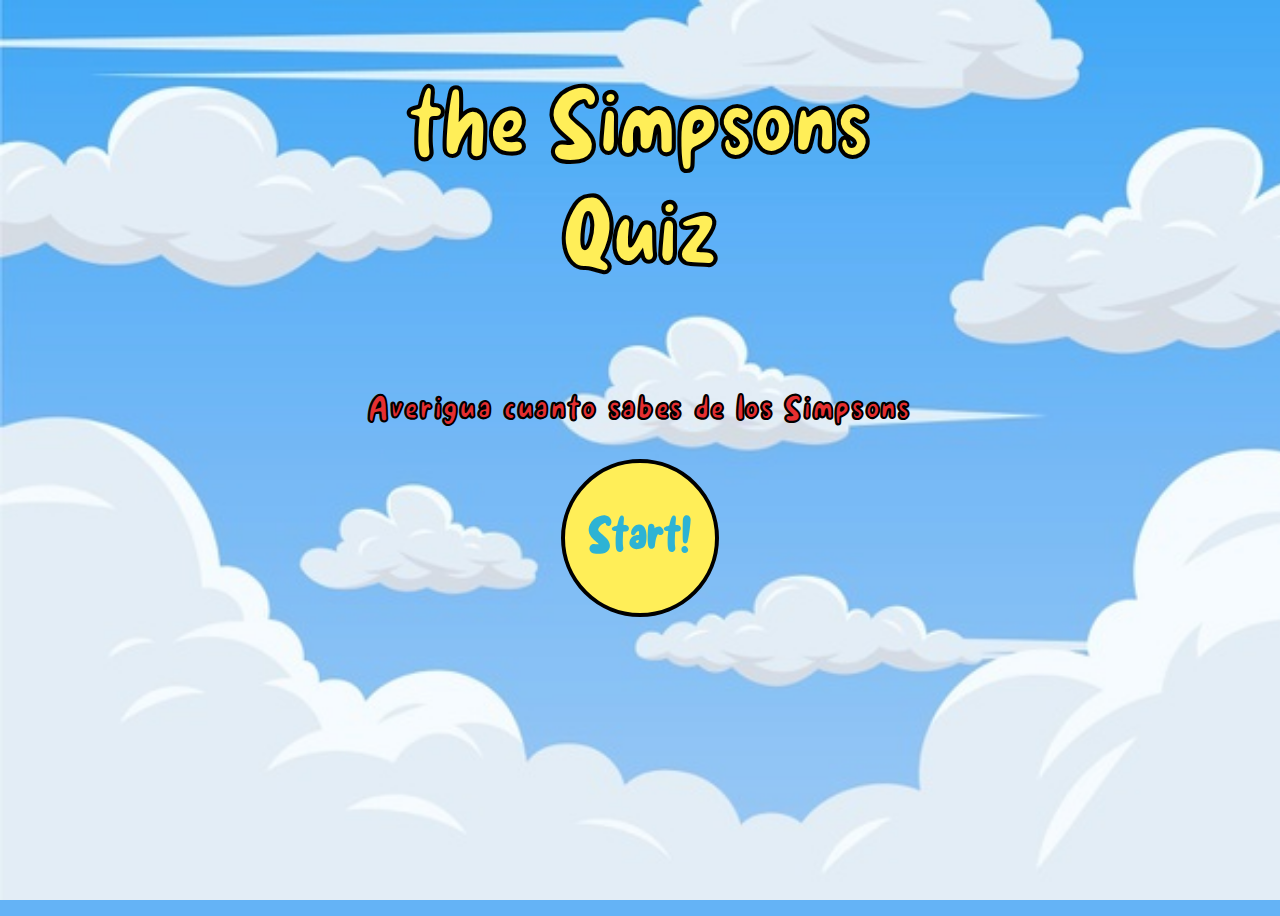
<file: QUIZ/INDEX.HTML>
<!DOCTYPE html>
<html lang="en">
<head>
    <meta charset="UTF-8">
    <meta http-equiv="X-UA-Compatible" content="IE=edge">
    <meta name="viewport" content="width=device-width, initial-scale=1.0">
        <link rel="stylesheet" href="quiz.css">
    <title>The Simpson</title>
</head>
<body>
    <div class="entrada">
        <h1>the Simpsons <br> Quiz</h1>
        <h2> Averigua cuanto sabes de los Simpsons</h2>
        <div class="boton">
            <a href="./quiz.html"> Start!</a>
            <div class="intro"></div>
        </div>
    </div>
</body>
</html>
</file>
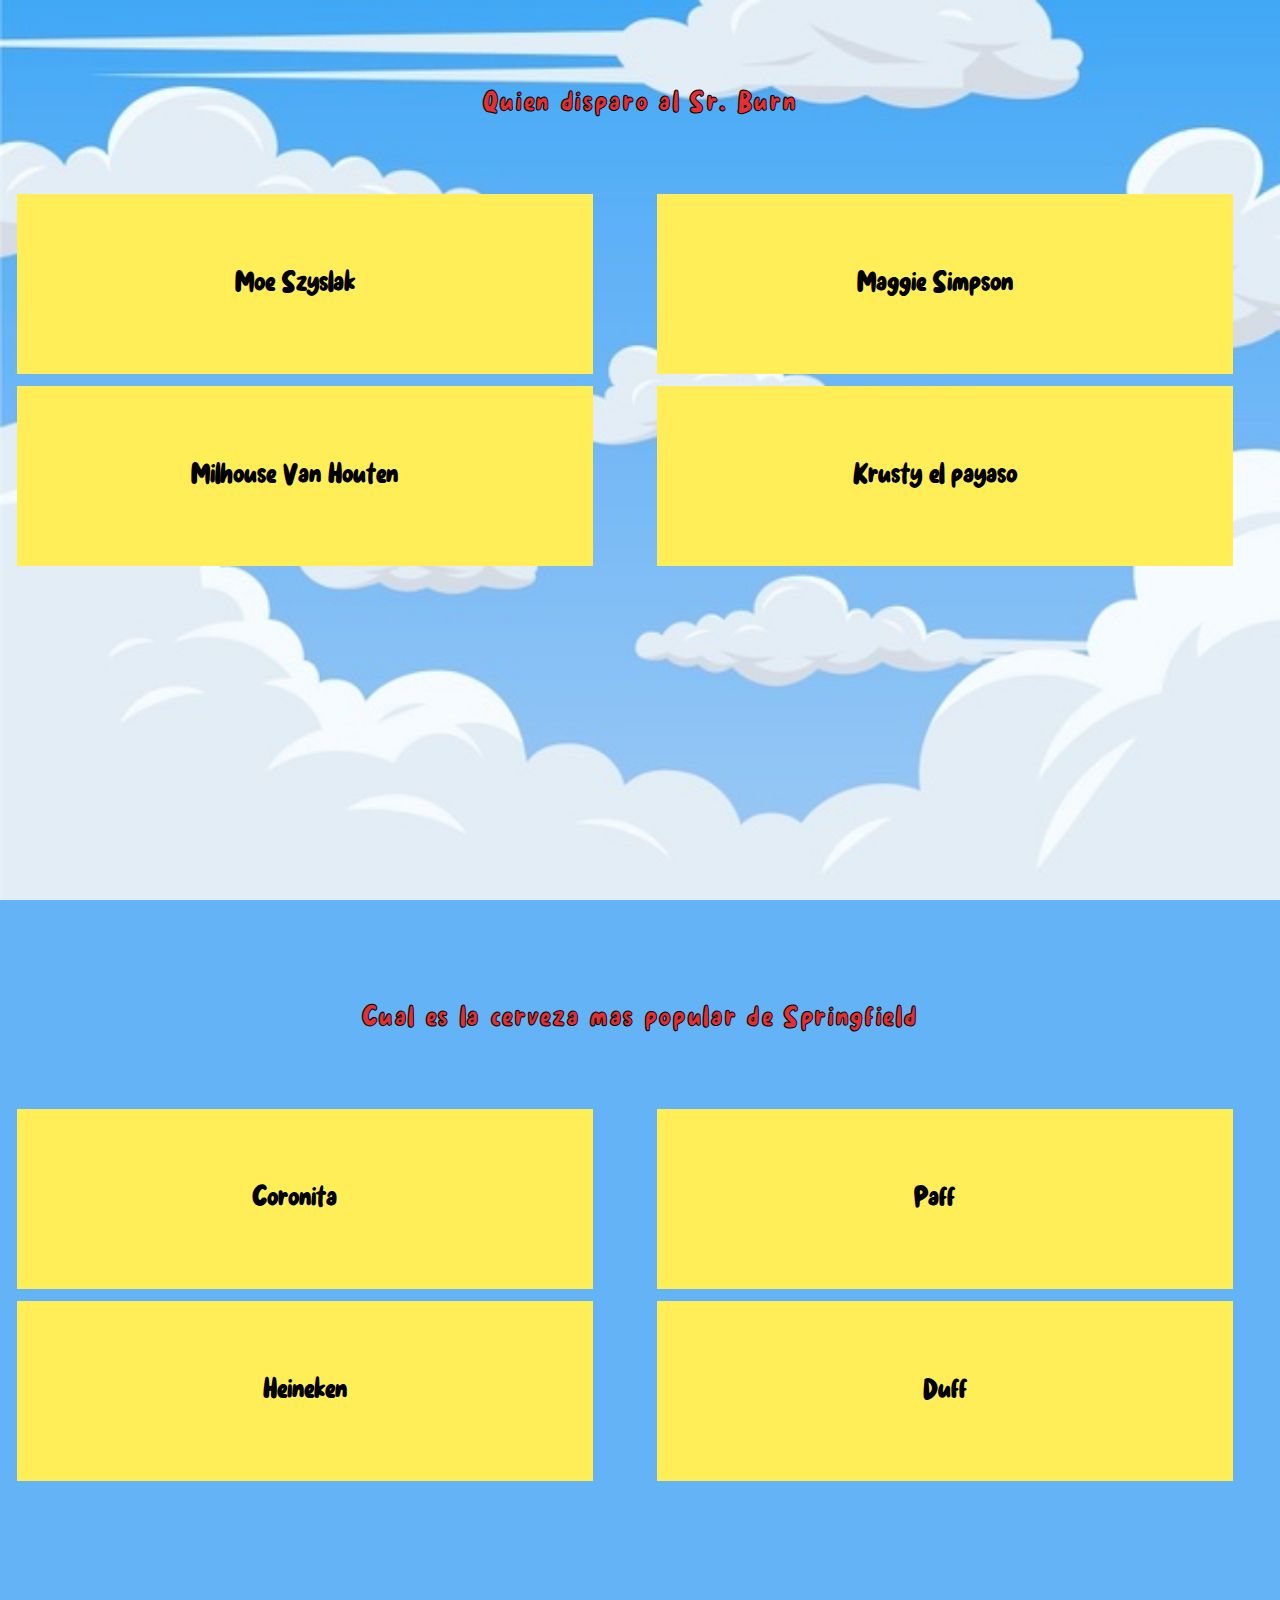
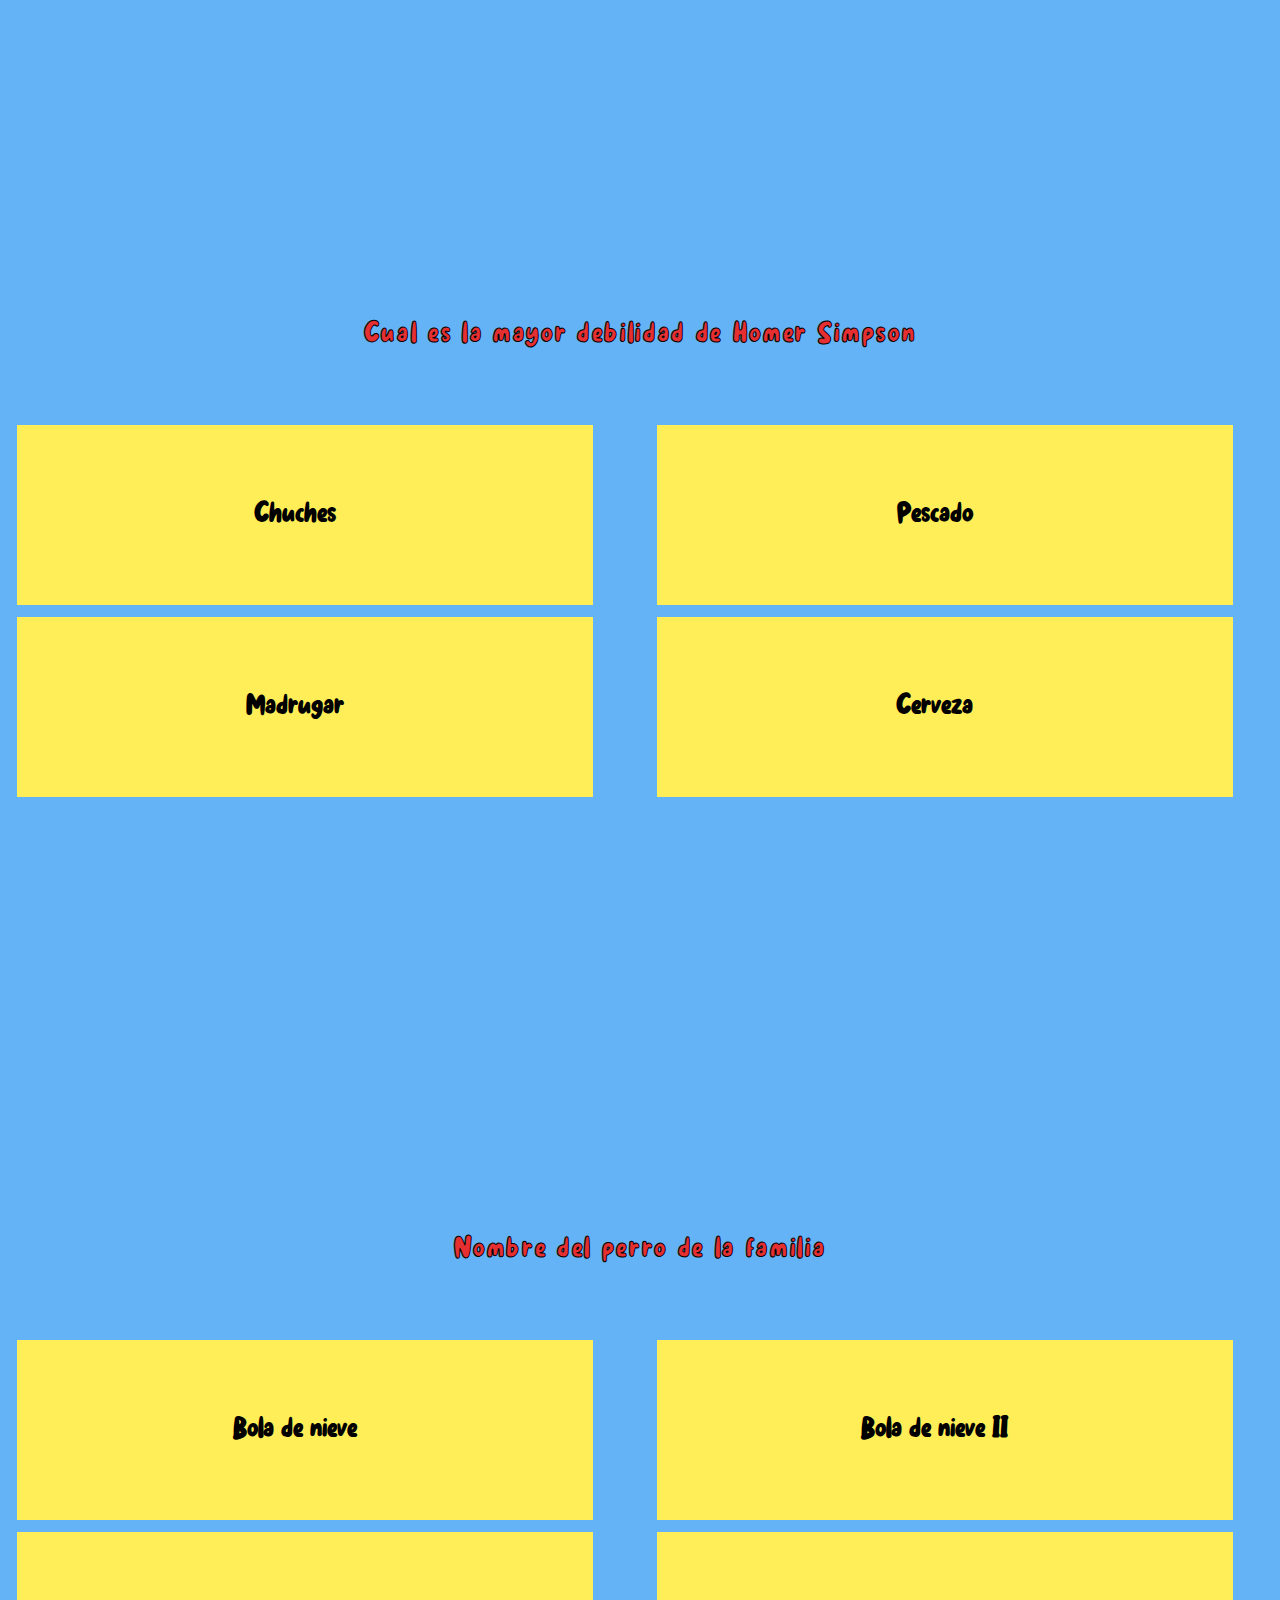
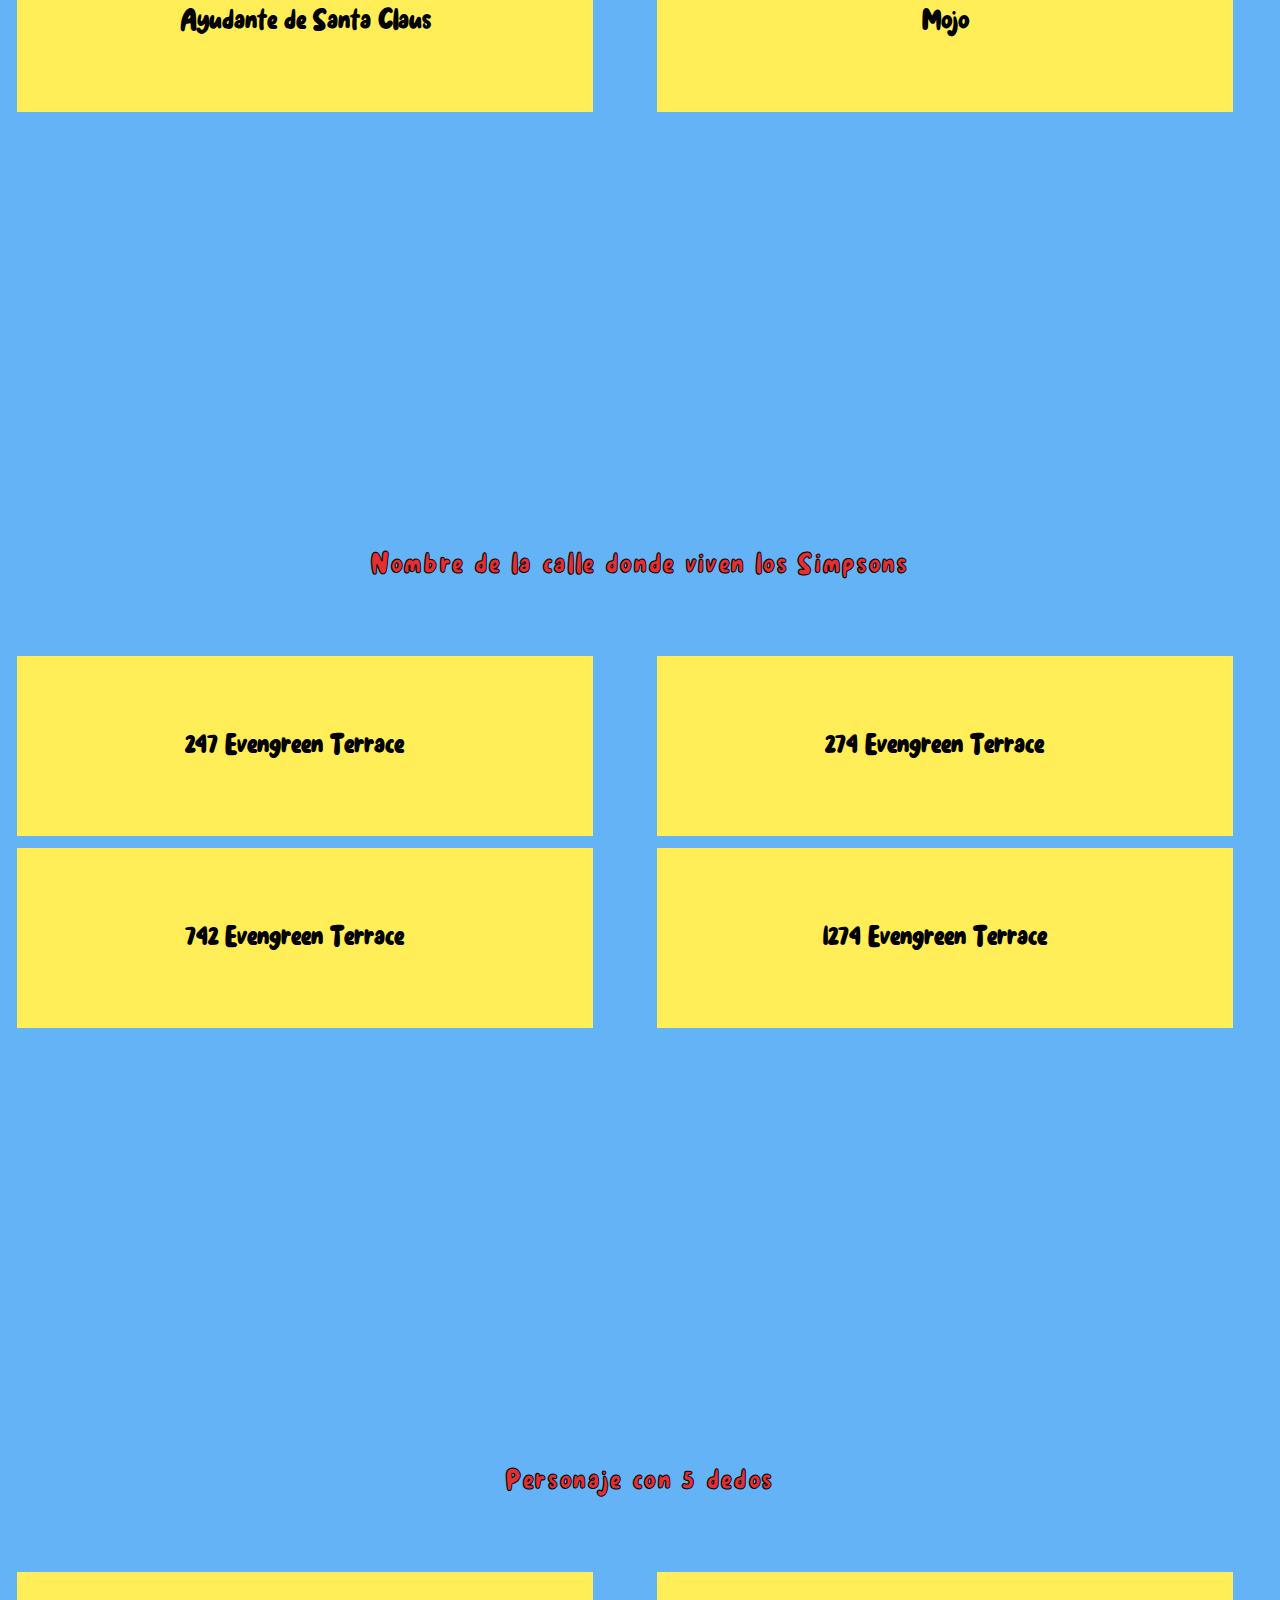
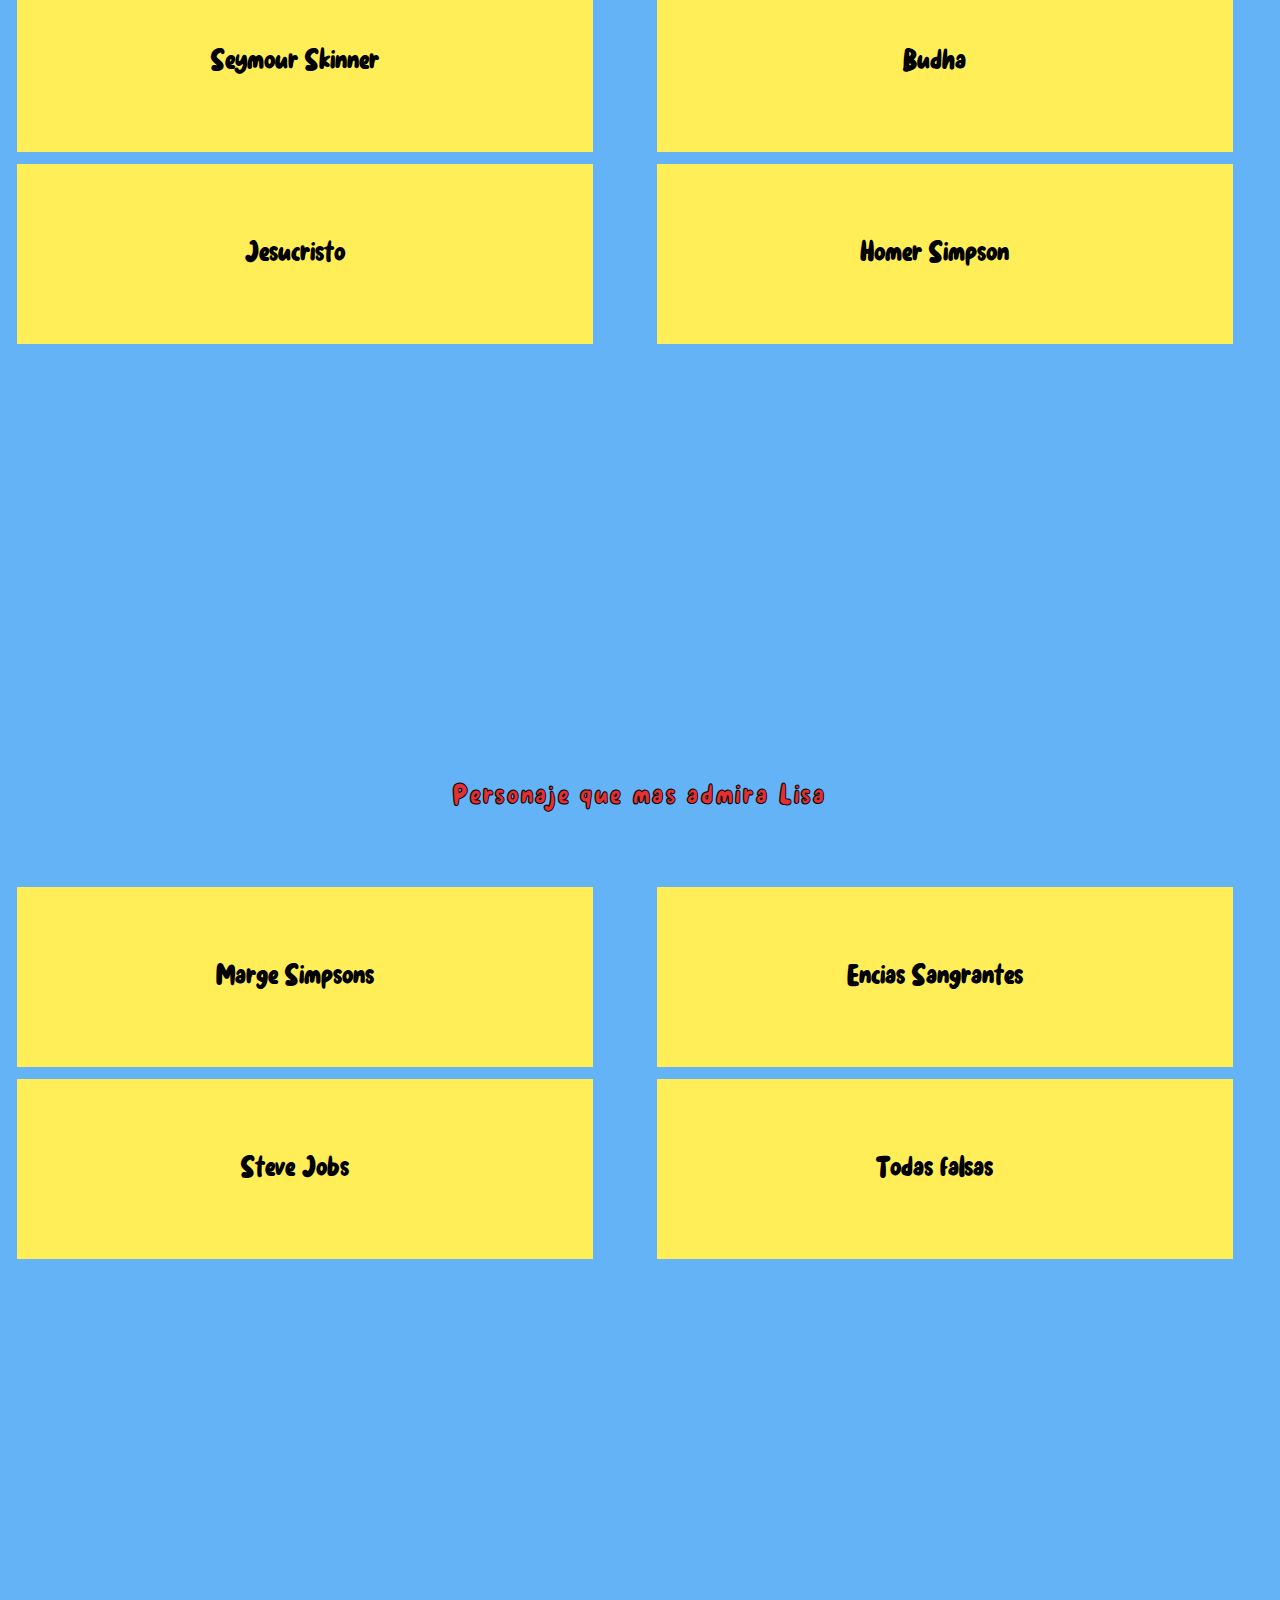
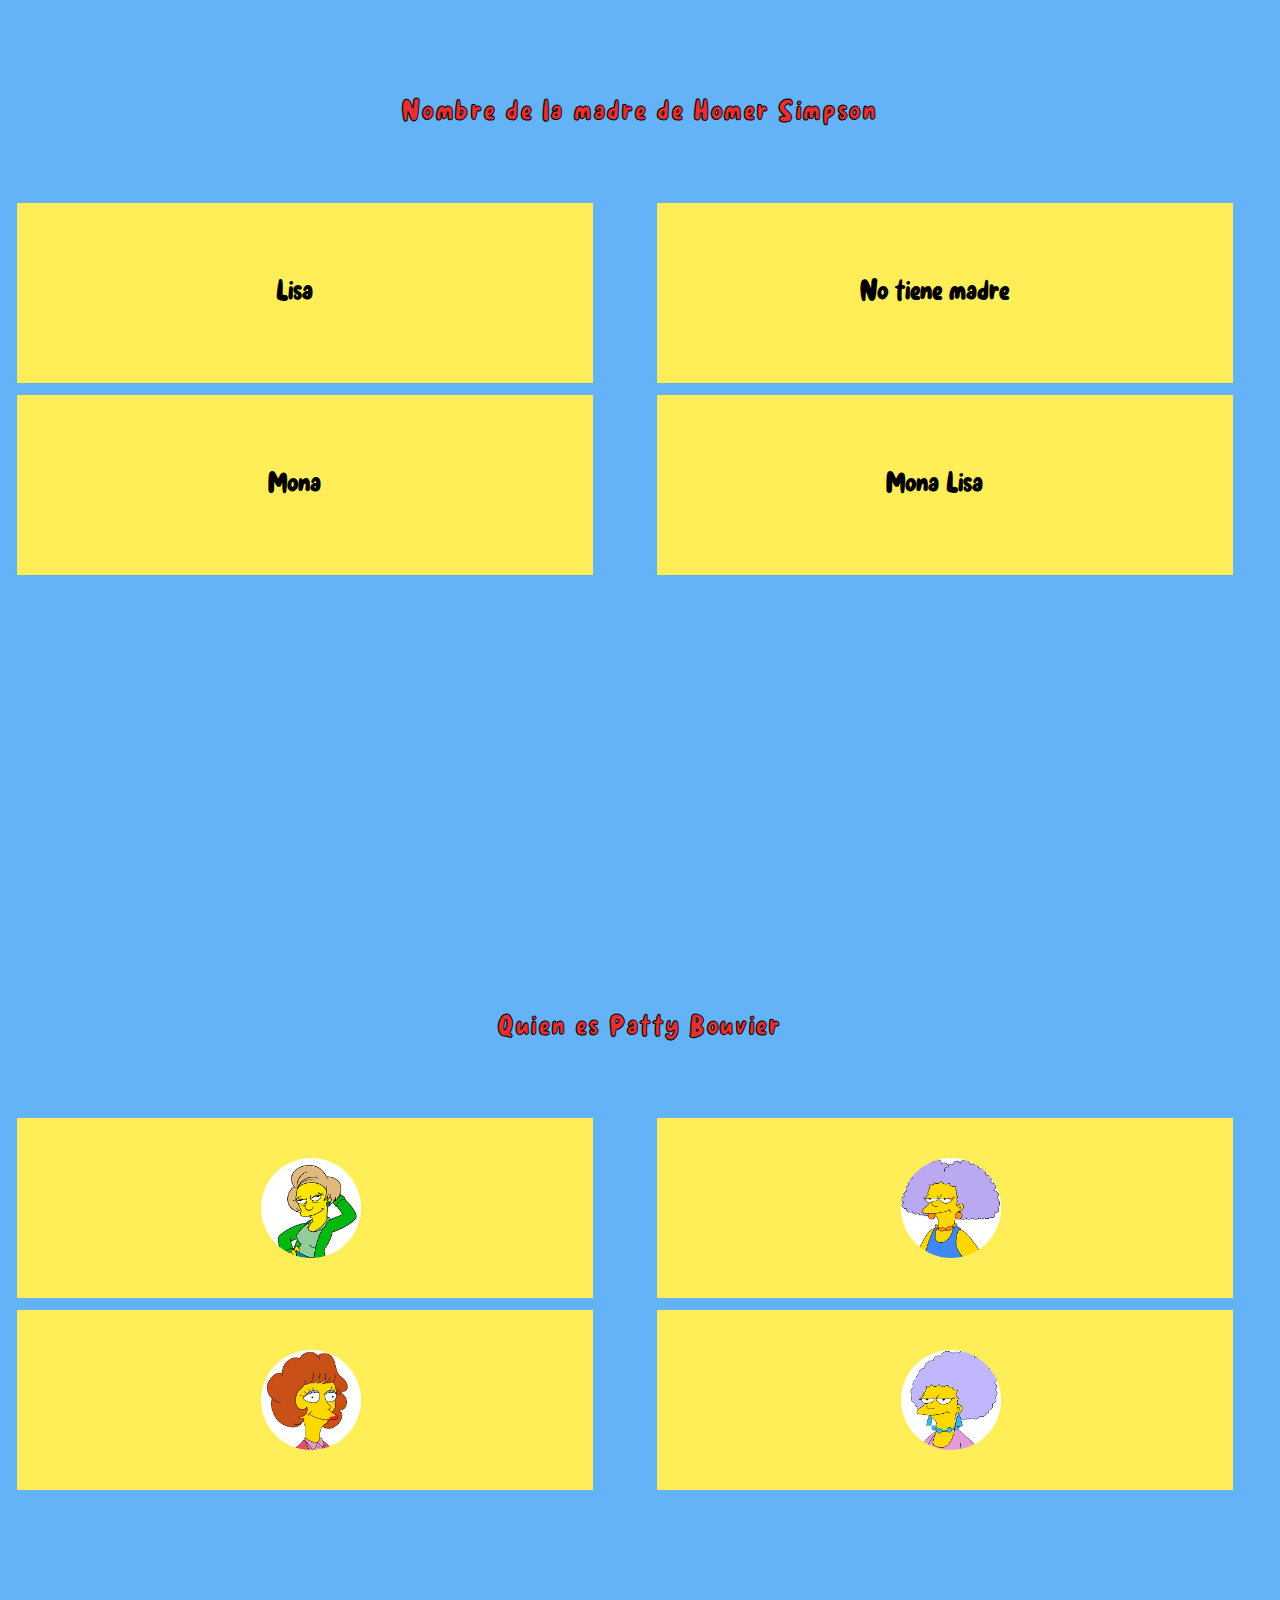
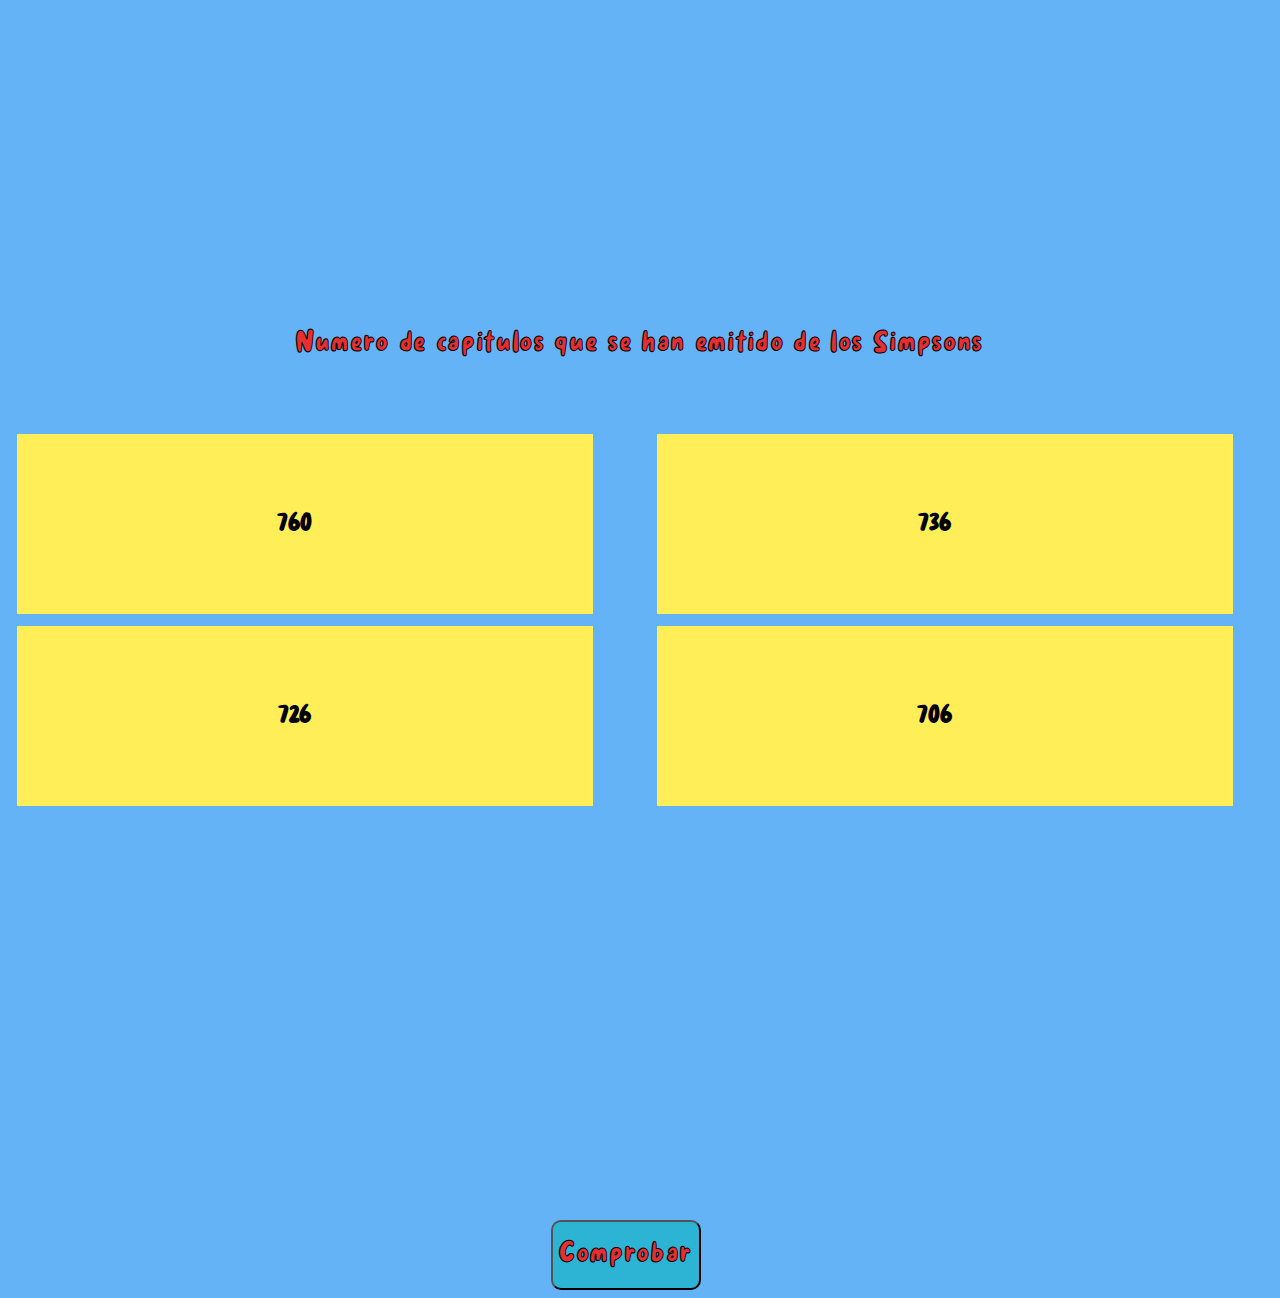
<file: QUIZ/quiz.html>
<!DOCTYPE html>
<html lang="en">

<head>
    <meta charset="UTF-8">
    <meta http-equiv="X-UA-Compatible" content="IE=edge">
    <meta name="viewport" content="width=device-width, initial-scale=1.0">
    <script defer src="script_quiz.js"></script>
    <link rel="stylesheet" href="quiz.css">
    <title>The Simpsons Quiz</title>
</head>

<body>
    <form name="theSimpsons" id="theSimpsons">
        <fieldset name="question1">
            <div class="question">
                <legend>Quien disparo al Sr. Burn</legend>
            </div>
            <div class="container">
                <div class="answer answer1">
                    <label for="moe">Moe Szyslak
                    <input type="radio" name="quest1" id="moe" value="moe">
                    </label>
                </div>

                <div class="answer answer2">
                    <label for="maggie">Maggie Simpson
                    <input type="radio" name="quest1" id="maggie" value="maggie">
                    </label>
                </div>

                <div class="answer answer3">
                    <label for="milhouse">Milhouse Van Houten
                    <input type="radio" name="quest1" id="milhouse" value="milhouse">
                    </label>
                </div>

                <div class="answer answer4">
                    <label for="krusty">Krusty el payaso
                    <input type="radio" name="quest1" id="krusty" value="krusty">
                    </label>
                </div>
            </div>
        </fieldset>


        <fieldset name="question2">
            <div class="question">
                <legend>Cual es la cerveza mas popular de Springfield</legend>
            </div>
            <div class="container">
                <div class="answer answer1">
                    <label for="coronita">Coronita
                    <input type="radio" name="quest2" id="coronita" value="coronita">
                    </label>
                </div>

                <div class="answer answer2">
                    <label for="paff">Paff
                    <input type="radio" name="quest2" id="paff" value="paff">
                    </label>
                </div>

                <div class="answer answer3">
                    <label for="heineken">Heineken</label>
                    <input type="radio" name="quest2" id="heineken" value="heineken">
                    </label>
                </div>

                <div class="answer answer4">
                    <label for="duff">Duff</label>
                    <input type="radio" name="quest2" id="duff" value="duff">
                    </label>
                </div>
            </div>
        </fieldset>

        <fieldset name="question3">
            <div class="question">
                <legend>Cual es la mayor debilidad de Homer Simpson</legend>
            </div>
            <div class="container">
                <div class="answer answer1">
                    <label for="chuches">Chuches
                    <input type="radio" name="quest3" id="chuches" value="chuches">
                    </label>
                </div>

                <div class="answer answer2">
                    <label for="pescado">Pescado
                    <input type="radio" name="quest3" id="pescado" value="pescado">
                    </label>
                </div>

                <div class="answer answer3">
                    <label for="madrugar">Madrugar
                    <input type="radio" name="quest3" id="madrugar" value="madrugar">
                    </label>
                </div>

                <div class="answer answer4">
                    <label for="cerveza">Cerveza
                    <input type="radio" name="quest3" id="cerveza" value="cerveza">
                    </label>
                </div>
            </div>
        </fieldset>


        <fieldset name="question4">
            <div class="question">
                <legend>Nombre del perro de la familia</legend>
            </div>
            <div class="container">
                <div class="answer answer1">
                    <label for="bolanieve">Bola de nieve
                    <input type="radio" name="quest4" id="bolanieve" value="bolanieve" >
                    </label>
                </div>

                <div class="answer answer2">
                    <label for="bolanieve2">Bola de nieve II
                    <input type="radio" name="quest4" id="bolanieve2" value="bolanieve2">
                    </label>
                </div>

                <div class="answer answer3">
                    <label for="santa">Ayudante de Santa Claus</label>
                    <input type="radio" name="quest4" id="santa" value="santa">
                    </label>
                </div>

                <div class="answer answer4">
                    <label for="mojo">Mojo</label>
                    <input type="radio" name="quest4" id="mojo" value="mojo">
                    </label>
                </div>
            </div>
        </fieldset>

        <fieldset name="question5">
            <div class="question">
                <legend>Nombre de la calle donde viven los Simpsons</legend>
            </div>
            <div class="container">
                <div class="answer answer1">
                    <label for="247">247 Evengreen Terrace
                    <input type="radio" name="quest5" id="247" value="247">
                    </label>
                </div>

                <div class="answer answer2">
                    <label for="274">274 Evengreen Terrace
                    <input type="radio" name="quest5" id="274" value="274">
                    </label>
                </div>

                <div class="answer answer3">
                    <label for="742">742 Evengreen Terrace
                    <input type="radio" name="quest5" id="742" value="742">
                    </label>
                </div>

                <div class="answer answer4">
                    <label for="1274">1274 Evengreen Terrace
                    <input type="radio" name="quest5" id="1274" value="1274">
                    </label>
                </div>
            </div>
        </fieldset>

        <fieldset name="question6">
            <div class="question">
                <legend>Personaje con 5 dedos</legend>
            </div>
            <div class="container">
                <div class="answer answer1">
                    <label for="Skinner">Seymour Skinner
                    <input type="radio" name="quest6" id="Skinner" value="Skinner">
                    </label>
                </div>

                <div class="answer answer2">
                    <label for="budha">Budha
                    <input type="radio" name="quest6" id="budha" value="budha">
                    </label>
                </div>

                <div class="answer answer3">
                    <label for="jesucristo">Jesucristo
                    <input type="radio" name="quest6" id="jesucristo" value="jesucristo">
                    </label>
                </div>

                <div class="answer answer4">
                    <label for="homer">Homer Simpson
                    <input type="radio" name="quest6" id="homer" value="homer">
                    </label>
                </div>
            </div>
        </fieldset>

        <fieldset name="question7">
            <div class="question">
                <legend>Personaje que mas admira Lisa</legend>
            </div>
            <div class="container">
                <div class="answer answer1">
                    <label for="marge">Marge Simpsons
                    <input type="radio" name="quest7" id="marge" value="marge">
                    </label>
                </div>

                <div class="answer answer2">
                    <label for="encias">Encias Sangrantes
                    <input type="radio" name="quest7" id="encias" value="encias">
                    </label>
                </div>

                <div class="answer answer3">
                    <label for="steve">Steve Jobs
                    <input type="radio" name="quest7" id="steve" value="steve">
                    </label>
                </div>

                <div class="answer answer4">
                    <label for="ninguno">Todas falsas
                    <input type="radio" name="quest7" id="ninguno" value="ninguno">
                    </label>
                </div>
            </div>
        </fieldset>

        <fieldset name="question8">
            <div class="question">
                <legend>Nombre de la madre de Homer Simpson</legend>
            </div>
            <div class="container">
                <div class="answer answer1">
                    <label for="lisa">Lisa
                    <input type="radio" name="quest8" id="lisa" value="lisa">
                    </label>
                </div>

                <div class="answer answer2">
                    <label for="notiene">No tiene madre
                    <input type="radio" name="quest8" id="notiene" value="notiene">
                    </label>
                </div>

                <div class="answer answer3">
                    <label for="mona">Mona
                    <input type="radio" name="quest8" id="mona" value="mona">
                    </label>
                </div>

                <div class="answer answer4">
                    <label for="mlisa">Mona Lisa
                    <input type="radio" name="quest8" id="mlisa" value="mlisa">
                    </label>
                </div>
            </div>
        </fieldset>

        <fieldset name="question9">
            <div class="question">
                <legend>Quien es Patty Bouvier</legend>
            </div>
            <div class="container">
                <div class="answer answer1">
                    <label for="edna">
                    <input type="radio" name="quest9" id="edna" value="edna">
                    <img src="./edna.png">
                    </label>
                </div>

                <div class="answer answer2">
                    <label for="shelmab">
                    <input type="radio" name="quest9" id="shelmab" value="shelmab" >
                    <img src="./shelma_circulo.png"
                    </label>
                </div>

                <div class="answer answer3">
                    <label for="flanders">
                    <input type="radio" name="quest9" id="flanders"  value="flanders">
                    <img src="./flanders.png" 
                    </label>
                </div>

                <div class="answer answer4">
                    <label for="pattyb">
                    <input type="radio" name="quest9" id="pattyb" value="pattyb">
                    <img src="./patty_circulo.png" 
                    </label>
                </div>
            </div>
        </fieldset>

        <fieldset name="question10">
            <div class="question">
                <legend>Numero de capitulos que se han emitido de los Simpsons</legend>
            </div>
            <div class="container">
                <div class="answer answer1">
                    <label for="760">760
                    <input type="radio" name="quest10" id="760" value="760">
                    </label>
                </div>

                <div class="answer answer2">
                    <label for="736">736
                    <input type="radio" name="quest10" id="736" value="736">
                    </label>
                </div>

                <div class="answer answer3">
                    <label for="726">726
                    <input type="radio" name="quest10" id="726" value="726">
                    </label>
                </div>

                <div class="answer answer4">
                    <label for="706">706
                    <input type="radio" name="quest10" id="706" value="706">
                    </label>
                </div>
            </div>
        </fieldset>

        <br><br>
        <div class="envio">
            <button type="submit" class="comprobar"value="Comprobar">Comprobar
        </div>
    </form>

</body>

</html>
</file>
<file: QUIZ/quiz.css>
@font-face {
    font-family: "Good People";
    src: url(./GOOD\ PEOPLE.otf);
    font-family: "Mochido";
    src: url(./Mochido.otf)
}

input{
    visibility: hidden;
}

/**************Pagina entrada Quiz**********************/
.entrada{
    width: 100vw;
    height: 100vh;
    align-content: center;
    align-items: center;
    display: flex;
    flex-direction: column;
    align-items: center;
}

h1{
    font-size:100px;
    text-align: center; 
    color:#ffee58;
    -webkit-text-stroke: 1px black;
    letter-spacing: 2pt;
    
}
h2{
    font-size: 35px;
    text-align: center; 
    color: #e62f31;
    -webkit-text-stroke: 1px black;
    letter-spacing: 2pt;
    
}

.boton{
    background-color:#ffee58;
    border: 4px solid black;
    height: 150px;
    width: 150px;
    border-radius: 50%;
    text-align: center;
    display: flex;
    justify-content: center;
    align-items: center;
}
    
    a:link, a:visited, a:active {
        text-decoration:none;
        color:rgb(45, 179, 212);
        font-size: 50px;
      }


 /**************Pagina principal**********************/     
body{

    font-family: "Mochido",sans-serif;
    background-color: rgb(45, 179, 212);
    display: flex;
    justify-content: center;
    flex-wrap: wrap;
    align-content: center;
    background-image: url("./fondo.jpg");
    background-repeat: no-repeat;
    background-size: 100%;
    background-attachment: fixed;
    background-size: cover;
    background-color: #64b3f6;
 
}

fieldset{
    height: 100vh;
    width: 100vw;
    border: none;
    /* margin-top: 20px;
     */
}

.question {
    width: 100vw;
    height: 20vh;
    display: flex;
    flex-direction: row;
    align-items: center;
    align-content: stretch;
    justify-content: space-evenly;
    color: #e62f31;
    -webkit-text-stroke: 1px black;
    letter-spacing: 2pt;
    text-align:center;
    font-size: 30PX;

}


.container{
    display: flex;
    flex-direction: column;
    flex-wrap: wrap; 
    align-items: center;
    font-size: 30px;
   }
    
   .answer1{
    width: 100%;
    height: 20vh;
   
   }
   .answer2{
    width: 100%;
    height: 20vh;
   }
   .answer3{
    width: 100%;
    height: 20vh;
   }
   .answer4{
    width: 100%;
    height: 20vh;
   }

    .answer1 > label {
        width: 100%;
        height: 20vh;
        background-color: #ffee58;;
        display: flex;
        flex-direction: row;
        align-items: center;
        justify-content: center;   
        
    }

        .answer > label:hover{
            width: 100%;
            height: 20vh;
            opacity: 80%;
            background-color:pink;
            background-image:url(./fondoRosquillas.png);
            
        }
    
    .answer2 > label{
        width: 100%;
        height: 20vh;
        background-color: #ffee58;;
        display: flex;
        flex-direction: row;
        align-items: center;
        justify-content: center;    
    }
        
        
    .answer3 > label{
        width: 100%;
        height: 20vh;
        background-color: #ffee58;
        display: flex;
        flex-direction: row;
        align-items: center;
        justify-content: center; 
    }
       
    .answer4 > label{
        width: 100%;
        height: 20vh;
        background-color: #ffee58;;
        display: flex;
        flex-direction: row;
        align-items: center;
        justify-content: center;
    }

    
    .selected:checked{
        background-color: pink;
    }
        
        /**************preguntas con fotos**********************/
       
        label[type="radio"]{
            width: 100%;
            height:20vh;
            display: flex;
            justify-content: center;
            align-items: center;
            
           
        }
     

        img[src*="patty"]{
            width: 100px;
            height:100px;
            margin-right: 10px;
        }

        img[src*="shelma"]{
            width:100px;
            height:100px;
            margin-right: 10px;
        }

        img[src*="edna"]{
            width:100px;
            height:100px;
            margin-right: 10px;
        }

        img[src*="flanders"]{
            width:100px;
            height:100px;
            margin-right: 10px;
        }

    .envio{
        width:100vw;
        height: 10vh;
        display: flex;
        flex-direction: row;
        justify-content: center;

    }

    button{
        color:#e62f31;
        font-size:30px;
        background-color:rgb(45, 179, 212);
        -webkit-text-stroke: 1px black;
        letter-spacing: 2pt;
        font-family: "Mochido",sans-serif;
        border-radius: 10px;
        margin-top: 20px;
    }


/**************responsive*******************************/
        
    @media screen and (min-width: 768px) {
        
        .container{
            display: flex;
            flex-wrap: wrap;
            flex-direction:row;
            justify-content: space-around;
            align-content: center;
          
           
        }
        .container > * {
            width: 45%;
          
            margin-right: 30px;
            margin-bottom: 12px;
        }
        /*.answer1, .answer2,.answer3, .answer4 {
            display: flex;
            flex-direction: row;
            flex-wrap: wrap;
            width: 320px;
            height: 120px;
           
        }
        .question{
            width: 100vw;
            height: 30vh;
        }*/

    @media screen and (min-width: 1366px) {
        .container{
            display: flex;
            flex-direction: row;
            flex-wrap: wrap;
            width: 100vw;
            height: 43vh;
            justify-content: space-around;
            
        }
        .answer1, .answer2,.answer3, .answer4 {
            display: flex;
            flex-direction: row;
            flex-wrap: wrap;
            width: 320px;
            height: 120px;
            
        }
        .question{
            width: 100vw;
            height: 30vh;
        }
    }
}
</file>
